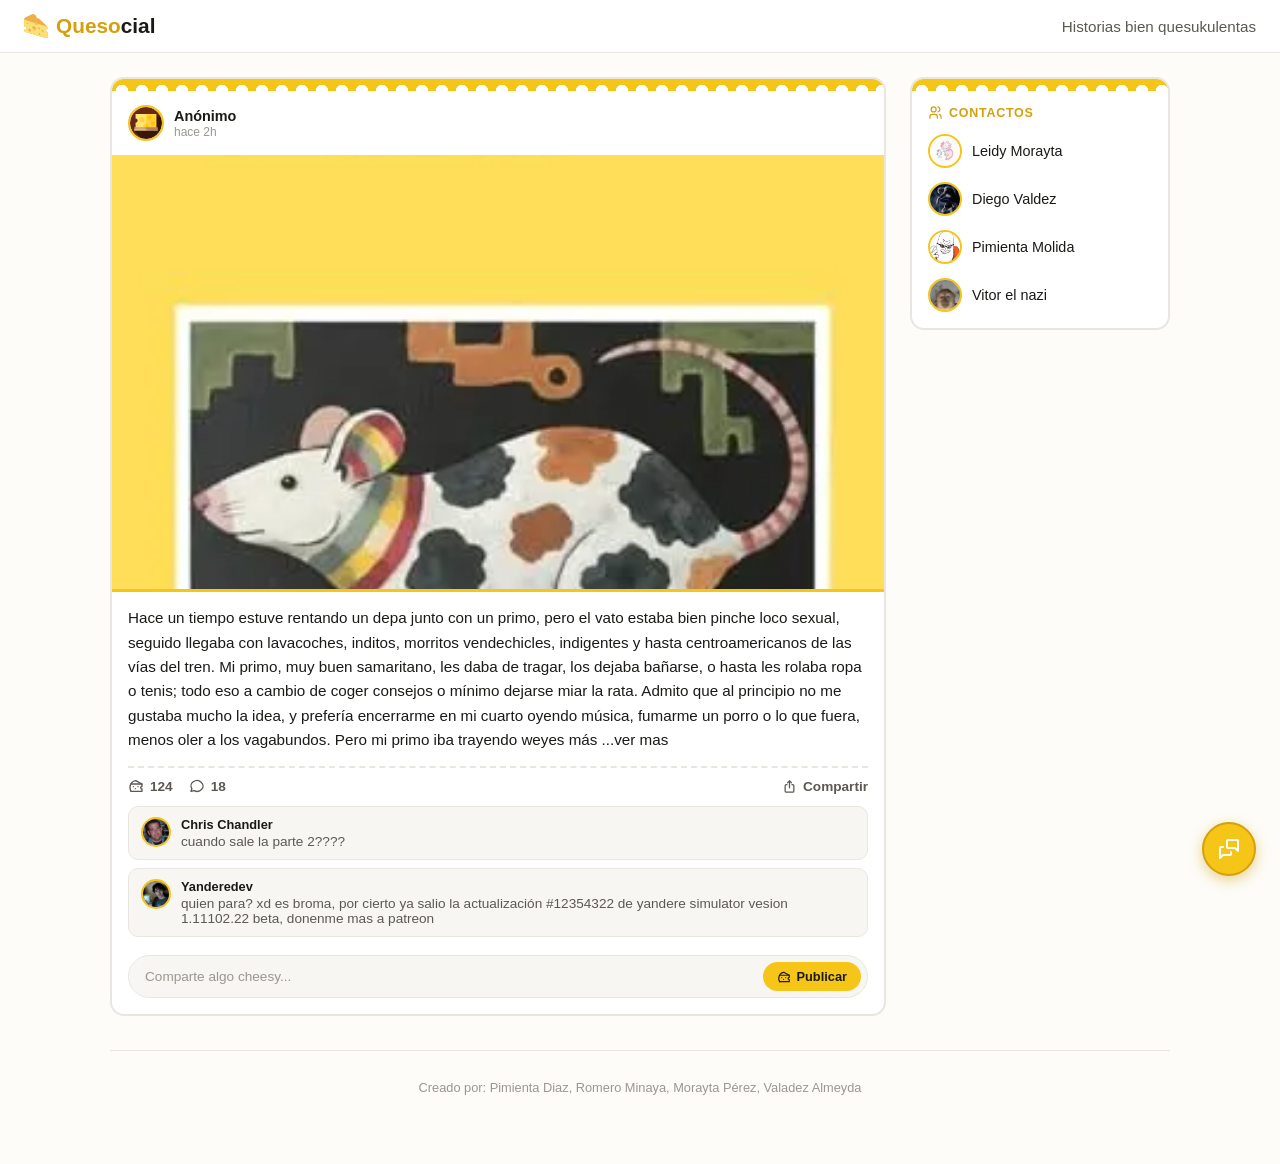
<file: index.html>
<!DOCTYPE html>
<html lang="es">
<head>
    <meta charset="UTF-8">
    <meta name="viewport" content="width=device-width, initial-scale=1.0">
    <title>Quesocial</title>
    <link rel="stylesheet" href="index.css">
</head>
<body>

    <header class="header">
        <div class="logo_mamalon">
            <a href="index.html">
                <img src="Logo.svg" alt="Logo Quesocial" class="logo-icon">
                <h1><span class="logo-queso">Queso</span><span class="logo-cial">cial</span></h1>
            </a>
        </div>
        <div class="username_header">
            <span>Historias bien quesukulentas</span>
        </div>
    </header>

    <main class="contenedor">

        <section class="feed">
            <article class="publicación">
                <div class="publi__author">
                    <img src="Sinonimo.svg" alt="Avatar Anónimo" class="avatar-default">
                    <div class="publi__author-info">
                        <span class="publi__author-name">Anónimo</span>
                        <span class="publi__author-time">hace 2h</span>
                    </div>
                </div>
                <div class="contenedor_imagen">
                    <img src="ratita.webp" alt="Ilustración de una rata estilo arte popular" class="publi__image">
                </div>

                <p class="publi__text">
                    Hace un tiempo estuve rentando un depa junto con un primo, pero el vato estaba bien pinche loco sexual, seguido llegaba con lavacoches, inditos, morritos vendechicles, indigentes y hasta centroamericanos de las vías del tren. Mi primo, muy buen samaritano, les daba de tragar, los dejaba bañarse, o hasta les rolaba ropa o tenis; todo eso a cambio de coger consejos o mínimo dejarse miar la rata.
                    Admito que al principio no me gustaba mucho la idea, y prefería encerrarme en mi cuarto oyendo música, fumarme un porro o lo que fuera, menos oler a los vagabundos. Pero mi primo iba trayendo weyes más ...ver mas
                </p>

                <div class="publi__reactions">
                    <span class="reaction">
                        <svg class="icon" width="16" height="16" viewBox="0 0 24 24" fill="none" stroke="currentColor" stroke-width="2" stroke-linecap="round" stroke-linejoin="round" aria-hidden="true"><path stroke="none" d="M0 0h24v24H0z" fill="none" /><path d="M4.519 20.008l16.481 -.008v-3.5a2 2 0 1 1 0 -4v-3.5h-16.722" /><path d="M21 9l-9.385 -4.992c-2.512 .12 -4.758 1.42 -6.327 3.425c-1.423 1.82 -2.288 4.221 -2.288 6.854c0 2.117 .56 4.085 1.519 5.721" /><path d="M15 13v.01" /><path d="M8 13v.01" /><path d="M11 16v.01" /></svg>
                        124
                    </span>
                    <span class="reaction">
                        <svg class="icon" width="16" height="16" viewBox="0 0 24 24" fill="none" stroke="currentColor" stroke-width="2" stroke-linecap="round" stroke-linejoin="round" aria-hidden="true"><path stroke="none" d="M0 0h24v24H0z" fill="none" /><path d="M3 20l1.3 -3.9c-2.324 -3.437 -1.426 -7.872 2.1 -10.374c3.526 -2.501 8.59 -2.296 11.845 .48c3.255 2.777 3.695 7.266 1.029 10.501c-2.666 3.235 -7.615 4.215 -11.574 2.293l-4.7 1" /></svg>
                        18
                    </span>
                    <span class="reaction reaction--share">
                        <svg class="icon" width="15" height="15" viewBox="0 0 24 24" fill="none" stroke="currentColor" stroke-width="2" stroke-linecap="round" stroke-linejoin="round" aria-hidden="true"><path stroke="none" d="M0 0h24v24H0z" fill="none" /><path d="M8 9h-1a2 2 0 0 0 -2 2v8a2 2 0 0 0 2 2h10a2 2 0 0 0 2 -2v-8a2 2 0 0 0 -2 -2h-1" /><path d="M12 14v-11" /><path d="M9 6l3 -3l3 3" /></svg>
                        Compartir
                    </span>
                </div>

                <div class="publi__comments">
                    <div class="comment">
                        <img src="chris.jpg" alt="Avatar de Chris Chandler" class="comment__img">
                        <div class="comment__body">
                            <span class="chat-coment">Chris Chandler</span>
                            <span class="comment__texto">cuando sale la parte 2????</span>
                        </div>
                    </div>
                    <div class="comment">
                        <img src="yanderedev.jpg" alt="Avatar de Yanderedev" class="comment__img">
                        <div class="comment__body">
                            <span class="chat-coment">Yanderedev</span>
                            <span class="comment__texto">quien para? xd es broma, por cierto ya salio la actualización #12354322 de yandere simulator vesion 1.11102.22 beta, donenme mas a patreon</span>
                        </div>
                    </div>
                </div>

                <div class="comment-form">
                    <input type="text" class="comment-form__input" placeholder="Comparte algo cheesy...">
                    <button type="button" class="comment-form__submit">
                        <svg class="icon" width="14" height="14" viewBox="0 0 24 24" fill="none" stroke="currentColor" stroke-width="2" stroke-linecap="round" stroke-linejoin="round" aria-hidden="true"><path stroke="none" d="M0 0h24v24H0z" fill="none" /><path d="M4.519 20.008l16.481 -.008v-3.5a2 2 0 1 1 0 -4v-3.5h-16.722" /><path d="M21 9l-9.385 -4.992c-2.512 .12 -4.758 1.42 -6.327 3.425c-1.423 1.82 -2.288 4.221 -2.288 6.854c0 2.117 .56 4.085 1.519 5.721" /><path d="M15 13v.01" /><path d="M8 13v.01" /><path d="M11 16v.01" /></svg>
                        Publicar
                    </button>
                </div>
            </article>
        </section>

        <aside class="sidebar">
            <h2 class="sidebar__title">
                <svg class="icon" width="15" height="15" viewBox="0 0 24 24" fill="none" stroke="currentColor" stroke-width="2" stroke-linecap="round" stroke-linejoin="round" aria-hidden="true"><path stroke="none" d="M0 0h24v24H0z" fill="none" /><path d="M5 7a4 4 0 1 0 8 0a4 4 0 1 0 -8 0" /><path d="M3 21v-2a4 4 0 0 1 4 -4h4a4 4 0 0 1 4 4v2" /><path d="M16 3.13a4 4 0 0 1 0 7.75" /><path d="M21 21v-2a4 4 0 0 0 -3 -3.85" /></svg>
                Contactos
            </h2>
            <ul class="lista_chat">
                <li class="chat-list__item">
                    <a href="Avatar.html" class="chat-list__link">
                        <img class="chat-list__avatar" src="ajolote.jpeg" alt="Avatar de Leidy">
                        <span class="chat-list__name">Leidy Morayta</span>
                    </a>
                </li>
                <li class="chat-list__item">
                    <a href="Avatar2.html" class="chat-list__link">
                        <img class="chat-list__avatar" src="joker.jpeg" alt="Avatar de Diego">
                        <span class="chat-list__name">Diego Valdez</span>
                    </a>
                </li>
                <li class="chat-list__item">
                    <a href="Avatar4.html" class="chat-list__link">
                        <img class="chat-list__avatar" src="reddit.jpeg" alt="Avatar de Angela">
                        <span class="chat-list__name">Pimienta Molida</span>
                    </a>
                </li>
                <li class="chat-list__item">
                    <a href="Avatar3.html" class="chat-list__link">
                        <img class="chat-list__avatar" src="gatito.jpeg" alt="Avatar de Victor">
                        <span class="chat-list__name">Vitor el nazi</span>
                    </a>
                </li>
            </ul>
        </aside>

        <footer class="footer">
            <p class="textito">Creado por: Pimienta Diaz, Romero Minaya, Morayta Pérez, Valadez Almeyda</p>
        </footer>

    </main>

    <button class="chat-button" aria-label="Abrir chat">
        <svg class="icon" width="24" height="24" viewBox="0 0 24 24" fill="none" stroke="#FDFCF8" stroke-width="2" stroke-linecap="round" stroke-linejoin="round" aria-hidden="true"><path stroke="none" d="M0 0h24v24H0z" fill="none" /><path d="M21 14l-3 -3h-7a1 1 0 0 1 -1 -1v-6a1 1 0 0 1 1 -1h9a1 1 0 0 1 1 1v10" /><path d="M14 15v2a1 1 0 0 1 -1 1h-7l-3 3v-10a1 1 0 0 1 1 -1h2" /></svg>
    </button>

</body>
</html>
</file>
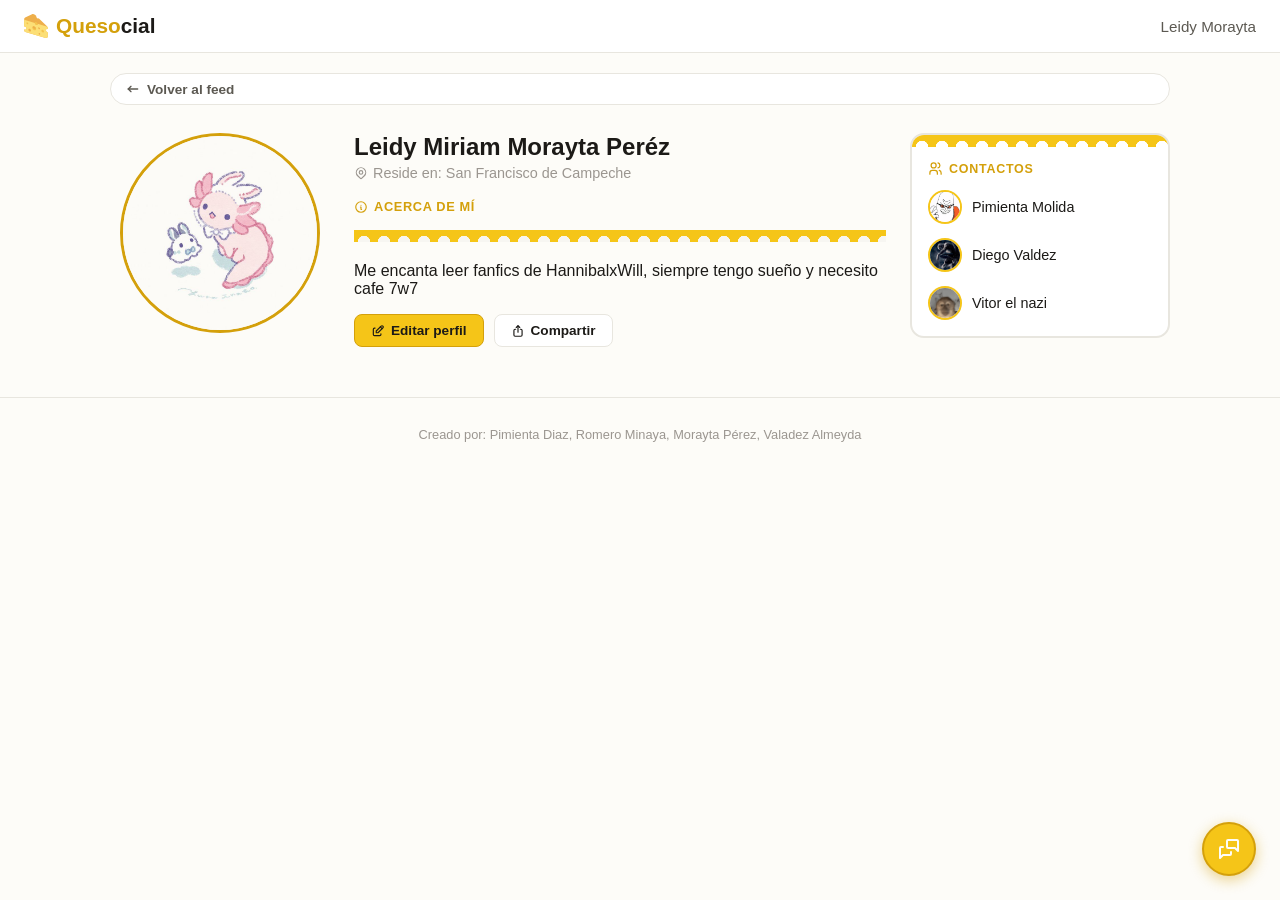
<file: Avatar.html>
<!DOCTYPE html>
<html lang="es">
<head>
    <meta charset="UTF-8">
    <meta name="viewport" content="width=device-width, initial-scale=1.0">
    <title>Perfil de Usuario</title>
    <link rel="stylesheet" href="perfil.css">
</head>
<body>

    <header class="header">
        <div class="header__logo">
            <a href="index.html" class="header__link">
                <img src="Logo.svg" alt="" class="logo-icon">
                <h1><span class="logo-queso">Queso</span><span class="logo-cial">cial</span></h1>
            </a>
        </div>
        <div class="header__user">
            <span>Leidy Morayta</span>
        </div>
    </header>

    <main class="contenedor-perfil">

        <a href="index.html" class="volver">
            <svg class="icon" width="16" height="16" viewBox="0 0 24 24" fill="none" stroke="currentColor" stroke-width="2" stroke-linecap="round" stroke-linejoin="round" aria-hidden="true"><path stroke="none" d="M0 0h24v24H0z" fill="none" /><path d="M5 12l14 0" /><path d="M5 12l4 4" /><path d="M5 12l4 -4" /></svg>
            Volver al feed
        </a>

        <section class="perfil-foto">
            <img src="ajolote.jpeg" alt="Foto de perfil" class="perfil-img">
        </section>

        <section class="perfil-info">
            <h2 class="perfil-info__nombre">Leidy Miriam Morayta Peréz</h2>
            <p class="perfil-info__ubicacion">
                <svg class="icon" width="14" height="14" viewBox="0 0 24 24" fill="none" stroke="currentColor" stroke-width="2" stroke-linecap="round" stroke-linejoin="round" aria-hidden="true"><path stroke="none" d="M0 0h24v24H0z" fill="none" /><path d="M9 11a3 3 0 1 0 6 0a3 3 0 0 0 -6 0" /><path d="M17.657 16.657l-4.243 4.243a2 2 0 0 1 -2.827 0l-4.244 -4.243a8 8 0 1 1 11.314 0" /></svg>
                Reside en: San Francisco de Campeche
            </p>

            <h3 class="perfil-info__titulo">
                <svg class="icon" width="14" height="14" viewBox="0 0 24 24" fill="none" stroke="currentColor" stroke-width="2" stroke-linecap="round" stroke-linejoin="round" aria-hidden="true"><path stroke="none" d="M0 0h24v24H0z" fill="none" /><path d="M3 12a9 9 0 1 0 18 0a9 9 0 0 0 -18 0" /><path d="M12 9h.01" /><path d="M11 12h1v4h1" /></svg>
                Acerca de mí
            </h3>
            <p class="perfil-info__bio">
                Me encanta leer fanfics de HannibalxWill, siempre tengo sueño y necesito cafe 7w7
            </p>

            <div class="perfil-actions">
                <button type="button" class="btn btn--primary">
                    <svg class="icon" width="14" height="14" viewBox="0 0 24 24" fill="none" stroke="currentColor" stroke-width="2" stroke-linecap="round" stroke-linejoin="round" aria-hidden="true"><path stroke="none" d="M0 0h24v24H0z" fill="none" /><path d="M7 7h-1a2 2 0 0 0 -2 2v9a2 2 0 0 0 2 2h9a2 2 0 0 0 2 -2v-1" /><path d="M20.385 6.585a2.1 2.1 0 0 0 -2.97 -2.97l-8.415 8.385v3h3l8.385 -8.415" /><path d="M16 5l3 3" /></svg>
                    Editar perfil
                </button>
                <button type="button" class="btn btn--ghost">
                    <svg class="icon" width="14" height="14" viewBox="0 0 24 24" fill="none" stroke="currentColor" stroke-width="2" stroke-linecap="round" stroke-linejoin="round" aria-hidden="true"><path stroke="none" d="M0 0h24v24H0z" fill="none" /><path d="M8 9h-1a2 2 0 0 0 -2 2v8a2 2 0 0 0 2 2h10a2 2 0 0 0 2 -2v-8a2 2 0 0 0 -2 -2h-1" /><path d="M12 14v-11" /><path d="M9 6l3 -3l3 3" /></svg>
                    Compartir
                </button>
            </div>
        </section>

        <aside class="sidebar">
            <h2 class="sidebar__title">
                <svg class="icon" width="15" height="15" viewBox="0 0 24 24" fill="none" stroke="currentColor" stroke-width="2" stroke-linecap="round" stroke-linejoin="round" aria-hidden="true"><path stroke="none" d="M0 0h24v24H0z" fill="none" /><path d="M5 7a4 4 0 1 0 8 0a4 4 0 1 0 -8 0" /><path d="M3 21v-2a4 4 0 0 1 4 -4h4a4 4 0 0 1 4 4v2" /><path d="M16 3.13a4 4 0 0 1 0 7.75" /><path d="M21 21v-2a4 4 0 0 0 -3 -3.85" /></svg>
                Contactos
            </h2>
            <ul class="chat-list">
                <li class="chat-list__item">
                    <a href="Avatar4.html" class="chat-list__link">
                        <img class="chat-list__avatar" src="reddit.jpeg" alt="Avatar de Angela">
                        <span class="chat-list__name">Pimienta Molida</span>
                    </a>
                </li>
                <li class="chat-list__item">
                    <a href="Avatar2.html" class="chat-list__link">
                        <img class="chat-list__avatar" src="joker.jpeg" alt="Avatar de Diego">
                        <span class="chat-list__name">Diego Valdez</span>
                    </a>
                </li>
                <li class="chat-list__item">
                    <a href="Avatar3.html" class="chat-list__link">
                        <img class="chat-list__avatar" src="gatito.jpeg" alt="Avatar de Victor">
                        <span class="chat-list__name">Vitor el nazi</span>
                    </a>
                </li>
            </ul>
        </aside>

    </main>

    <footer class="footer">
        <p class="footer__texto">Creado por: Pimienta Diaz, Romero Minaya, Morayta Pérez, Valadez Almeyda</p>
    </footer>

    <button class="chat-button" aria-label="Abrir chat">
        <svg class="icon" width="24" height="24" viewBox="0 0 24 24" fill="none" stroke="#FDFCF8" stroke-width="2" stroke-linecap="round" stroke-linejoin="round" aria-hidden="true"><path stroke="none" d="M0 0h24v24H0z" fill="none" /><path d="M21 14l-3 -3h-7a1 1 0 0 1 -1 -1v-6a1 1 0 0 1 1 -1h9a1 1 0 0 1 1 1v10" /><path d="M14 15v2a1 1 0 0 1 -1 1h-7l-3 3v-10a1 1 0 0 1 1 -1h2" /></svg>
    </button>

</body>
</html>
</file>
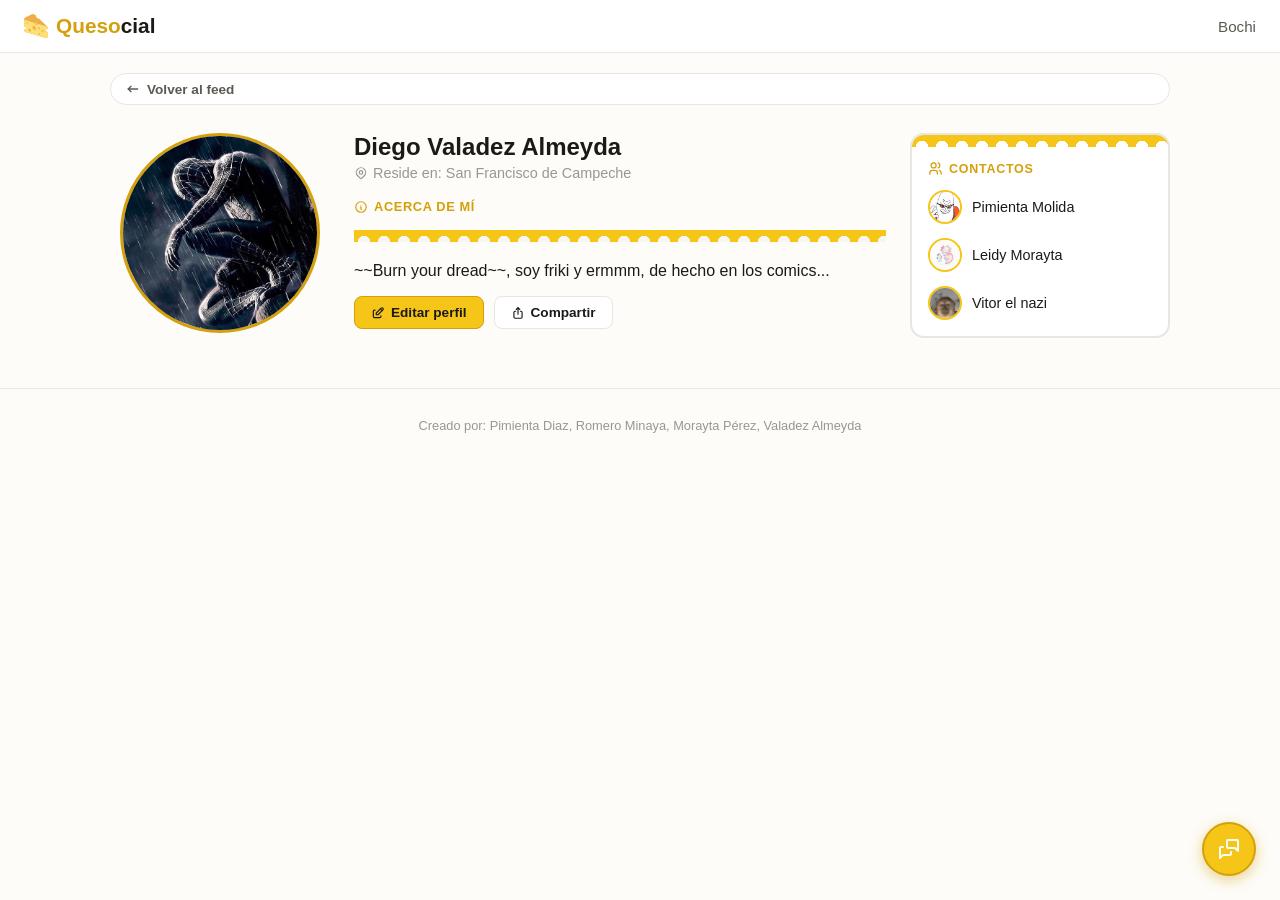
<file: Avatar2.html>
<!DOCTYPE html>
<html lang="es">
<head>
    <meta charset="UTF-8">
    <meta name="viewport" content="width=device-width, initial-scale=1.0">
    <title>Perfil de Usuario</title>
    <link rel="stylesheet" href="perfil.css">
</head>
<body>

    <header class="header">
        <div class="header__logo">
            <a href="index.html" class="header__link">
                <img src="Logo.svg" alt="" class="logo-icon">
                <h1><span class="logo-queso">Queso</span><span class="logo-cial">cial</span></h1>
            </a>
        </div>
        <div class="header__user">
            <span>Bochi</span>
        </div>
    </header>

    <main class="contenedor-perfil">

        <a href="index.html" class="volver">
            <svg class="icon" width="16" height="16" viewBox="0 0 24 24" fill="none" stroke="currentColor" stroke-width="2" stroke-linecap="round" stroke-linejoin="round" aria-hidden="true"><path stroke="none" d="M0 0h24v24H0z" fill="none" /><path d="M5 12l14 0" /><path d="M5 12l4 4" /><path d="M5 12l4 -4" /></svg>
            Volver al feed
        </a>

        <section class="perfil-foto">
            <img src="joker.jpeg" alt="Foto de perfil" class="perfil-img">
        </section>

        <section class="perfil-info">
            <h2 class="perfil-info__nombre">Diego Valadez Almeyda</h2>
            <p class="perfil-info__ubicacion">
                <svg class="icon" width="14" height="14" viewBox="0 0 24 24" fill="none" stroke="currentColor" stroke-width="2" stroke-linecap="round" stroke-linejoin="round" aria-hidden="true"><path stroke="none" d="M0 0h24v24H0z" fill="none" /><path d="M9 11a3 3 0 1 0 6 0a3 3 0 0 0 -6 0" /><path d="M17.657 16.657l-4.243 4.243a2 2 0 0 1 -2.827 0l-4.244 -4.243a8 8 0 1 1 11.314 0" /></svg>
                Reside en: San Francisco de Campeche
            </p>

            <h3 class="perfil-info__titulo">
                <svg class="icon" width="14" height="14" viewBox="0 0 24 24" fill="none" stroke="currentColor" stroke-width="2" stroke-linecap="round" stroke-linejoin="round" aria-hidden="true"><path stroke="none" d="M0 0h24v24H0z" fill="none" /><path d="M3 12a9 9 0 1 0 18 0a9 9 0 0 0 -18 0" /><path d="M12 9h.01" /><path d="M11 12h1v4h1" /></svg>
                Acerca de mí
            </h3>
            <p class="perfil-info__bio">
                ~~Burn your dread~~, soy friki y ermmm, de hecho en los comics...
            </p>

            <div class="perfil-actions">
                <button type="button" class="btn btn--primary">
                    <svg class="icon" width="14" height="14" viewBox="0 0 24 24" fill="none" stroke="currentColor" stroke-width="2" stroke-linecap="round" stroke-linejoin="round" aria-hidden="true"><path stroke="none" d="M0 0h24v24H0z" fill="none" /><path d="M7 7h-1a2 2 0 0 0 -2 2v9a2 2 0 0 0 2 2h9a2 2 0 0 0 2 -2v-1" /><path d="M20.385 6.585a2.1 2.1 0 0 0 -2.97 -2.97l-8.415 8.385v3h3l8.385 -8.415" /><path d="M16 5l3 3" /></svg>
                    Editar perfil
                </button>
                <button type="button" class="btn btn--ghost">
                    <svg class="icon" width="14" height="14" viewBox="0 0 24 24" fill="none" stroke="currentColor" stroke-width="2" stroke-linecap="round" stroke-linejoin="round" aria-hidden="true"><path stroke="none" d="M0 0h24v24H0z" fill="none" /><path d="M8 9h-1a2 2 0 0 0 -2 2v8a2 2 0 0 0 2 2h10a2 2 0 0 0 2 -2v-8a2 2 0 0 0 -2 -2h-1" /><path d="M12 14v-11" /><path d="M9 6l3 -3l3 3" /></svg>
                    Compartir
                </button>
            </div>
        </section>

        <aside class="sidebar">
            <h2 class="sidebar__title">
                <svg class="icon" width="15" height="15" viewBox="0 0 24 24" fill="none" stroke="currentColor" stroke-width="2" stroke-linecap="round" stroke-linejoin="round" aria-hidden="true"><path stroke="none" d="M0 0h24v24H0z" fill="none" /><path d="M5 7a4 4 0 1 0 8 0a4 4 0 1 0 -8 0" /><path d="M3 21v-2a4 4 0 0 1 4 -4h4a4 4 0 0 1 4 4v2" /><path d="M16 3.13a4 4 0 0 1 0 7.75" /><path d="M21 21v-2a4 4 0 0 0 -3 -3.85" /></svg>
                Contactos
            </h2>
            <ul class="chat-list">
                <li class="chat-list__item">
                    <a href="Avatar4.html" class="chat-list__link">
                        <img class="chat-list__avatar" src="reddit.jpeg" alt="Avatar de Angela">
                        <span class="chat-list__name">Pimienta Molida</span>
                    </a>
                </li>
                <li class="chat-list__item">
                    <a href="Avatar.html" class="chat-list__link">
                        <img class="chat-list__avatar" src="ajolote.jpeg" alt="Avatar de Leidy">
                        <span class="chat-list__name">Leidy Morayta</span>
                    </a>
                </li>
                <li class="chat-list__item">
                    <a href="Avatar3.html" class="chat-list__link">
                        <img class="chat-list__avatar" src="gatito.jpeg" alt="Avatar de Victor">
                        <span class="chat-list__name">Vitor el nazi</span>
                    </a>
                </li>
            </ul>
        </aside>

    </main>

    <footer class="footer">
        <p class="footer__texto">Creado por: Pimienta Diaz, Romero Minaya, Morayta Pérez, Valadez Almeyda</p>
    </footer>

    <button class="chat-button" aria-label="Abrir chat">
        <svg class="icon" width="24" height="24" viewBox="0 0 24 24" fill="none" stroke="#FDFCF8" stroke-width="2" stroke-linecap="round" stroke-linejoin="round" aria-hidden="true"><path stroke="none" d="M0 0h24v24H0z" fill="none" /><path d="M21 14l-3 -3h-7a1 1 0 0 1 -1 -1v-6a1 1 0 0 1 1 -1h9a1 1 0 0 1 1 1v10" /><path d="M14 15v2a1 1 0 0 1 -1 1h-7l-3 3v-10a1 1 0 0 1 1 -1h2" /></svg>
    </button>

</body>
</html>
</file>
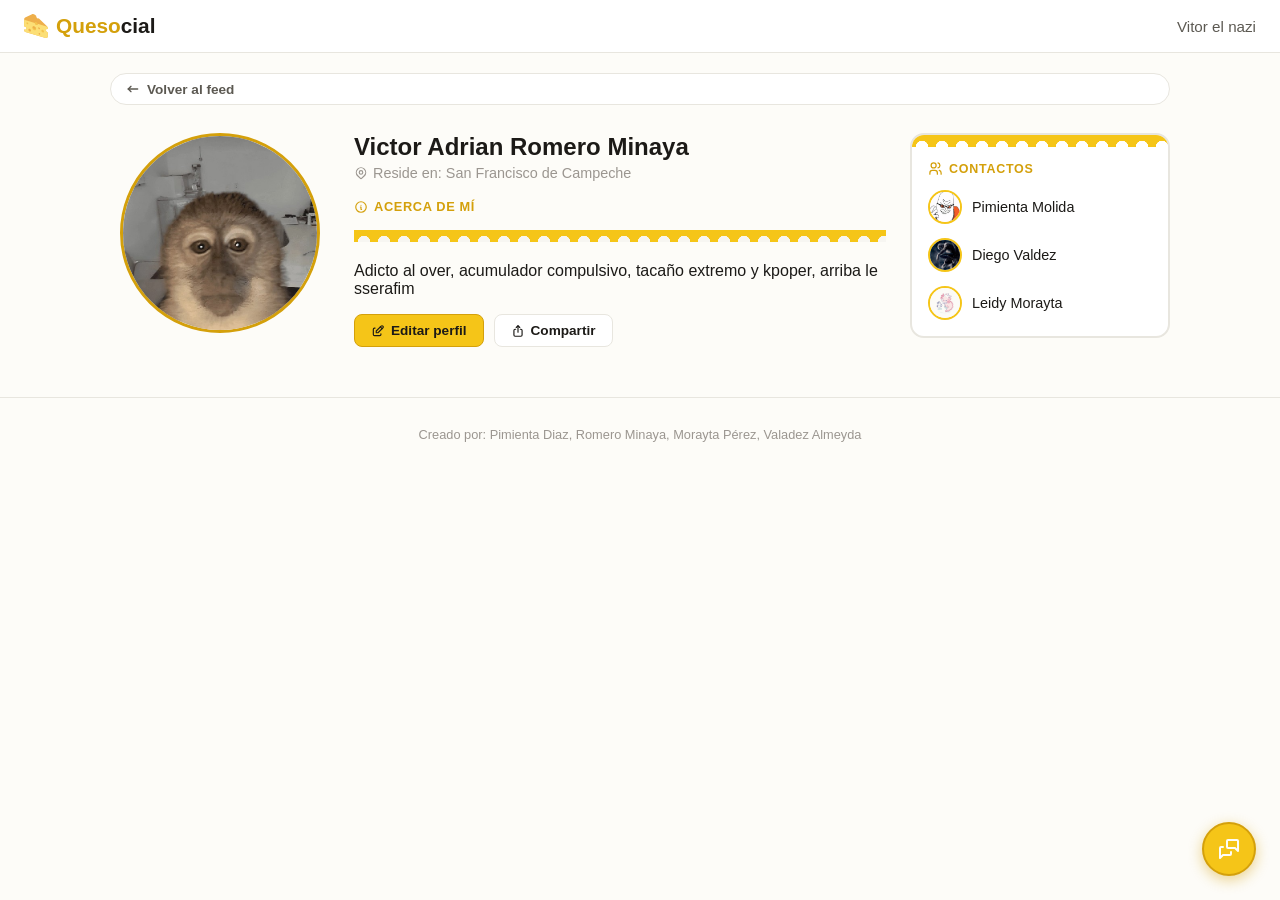
<file: Avatar3.html>
<!DOCTYPE html>
<html lang="es">
<head>
    <meta charset="UTF-8">
    <meta name="viewport" content="width=device-width, initial-scale=1.0">
    <title>Perfil de Usuario</title>
    <link rel="stylesheet" href="perfil.css">
</head>
<body>

    <header class="header">
        <div class="header__logo">
            <a href="index.html" class="header__link">
                <img src="Logo.svg" alt="" class="logo-icon">
                <h1><span class="logo-queso">Queso</span><span class="logo-cial">cial</span></h1>
            </a>
        </div>
        <div class="header__user">
            <span>Vitor el nazi</span>
        </div>
    </header>

    <main class="contenedor-perfil">

        <a href="index.html" class="volver">
            <svg class="icon" width="16" height="16" viewBox="0 0 24 24" fill="none" stroke="currentColor" stroke-width="2" stroke-linecap="round" stroke-linejoin="round" aria-hidden="true"><path stroke="none" d="M0 0h24v24H0z" fill="none" /><path d="M5 12l14 0" /><path d="M5 12l4 4" /><path d="M5 12l4 -4" /></svg>
            Volver al feed
        </a>

        <section class="perfil-foto">
            <img src="gatito.jpeg" alt="Foto de perfil" class="perfil-img">
        </section>

        <section class="perfil-info">
            <h2 class="perfil-info__nombre">Victor Adrian Romero Minaya</h2>
            <p class="perfil-info__ubicacion">
                <svg class="icon" width="14" height="14" viewBox="0 0 24 24" fill="none" stroke="currentColor" stroke-width="2" stroke-linecap="round" stroke-linejoin="round" aria-hidden="true"><path stroke="none" d="M0 0h24v24H0z" fill="none" /><path d="M9 11a3 3 0 1 0 6 0a3 3 0 0 0 -6 0" /><path d="M17.657 16.657l-4.243 4.243a2 2 0 0 1 -2.827 0l-4.244 -4.243a8 8 0 1 1 11.314 0" /></svg>
                Reside en: San Francisco de Campeche
            </p>

            <h3 class="perfil-info__titulo">
                <svg class="icon" width="14" height="14" viewBox="0 0 24 24" fill="none" stroke="currentColor" stroke-width="2" stroke-linecap="round" stroke-linejoin="round" aria-hidden="true"><path stroke="none" d="M0 0h24v24H0z" fill="none" /><path d="M3 12a9 9 0 1 0 18 0a9 9 0 0 0 -18 0" /><path d="M12 9h.01" /><path d="M11 12h1v4h1" /></svg>
                Acerca de mí
            </h3>
            <p class="perfil-info__bio">
                Adicto al over, acumulador compulsivo, tacaño extremo y kpoper, arriba le sserafim
            </p>

            <div class="perfil-actions">
                <button type="button" class="btn btn--primary">
                    <svg class="icon" width="14" height="14" viewBox="0 0 24 24" fill="none" stroke="currentColor" stroke-width="2" stroke-linecap="round" stroke-linejoin="round" aria-hidden="true"><path stroke="none" d="M0 0h24v24H0z" fill="none" /><path d="M7 7h-1a2 2 0 0 0 -2 2v9a2 2 0 0 0 2 2h9a2 2 0 0 0 2 -2v-1" /><path d="M20.385 6.585a2.1 2.1 0 0 0 -2.97 -2.97l-8.415 8.385v3h3l8.385 -8.415" /><path d="M16 5l3 3" /></svg>
                    Editar perfil
                </button>
                <button type="button" class="btn btn--ghost">
                    <svg class="icon" width="14" height="14" viewBox="0 0 24 24" fill="none" stroke="currentColor" stroke-width="2" stroke-linecap="round" stroke-linejoin="round" aria-hidden="true"><path stroke="none" d="M0 0h24v24H0z" fill="none" /><path d="M8 9h-1a2 2 0 0 0 -2 2v8a2 2 0 0 0 2 2h10a2 2 0 0 0 2 -2v-8a2 2 0 0 0 -2 -2h-1" /><path d="M12 14v-11" /><path d="M9 6l3 -3l3 3" /></svg>
                    Compartir
                </button>
            </div>
        </section>

        <aside class="sidebar">
            <h2 class="sidebar__title">
                <svg class="icon" width="15" height="15" viewBox="0 0 24 24" fill="none" stroke="currentColor" stroke-width="2" stroke-linecap="round" stroke-linejoin="round" aria-hidden="true"><path stroke="none" d="M0 0h24v24H0z" fill="none" /><path d="M5 7a4 4 0 1 0 8 0a4 4 0 1 0 -8 0" /><path d="M3 21v-2a4 4 0 0 1 4 -4h4a4 4 0 0 1 4 4v2" /><path d="M16 3.13a4 4 0 0 1 0 7.75" /><path d="M21 21v-2a4 4 0 0 0 -3 -3.85" /></svg>
                Contactos
            </h2>
            <ul class="chat-list">
                <li class="chat-list__item">
                    <a href="Avatar4.html" class="chat-list__link">
                        <img class="chat-list__avatar" src="reddit.jpeg" alt="Avatar de Angela">
                        <span class="chat-list__name">Pimienta Molida</span>
                    </a>
                </li>
                <li class="chat-list__item">
                    <a href="Avatar2.html" class="chat-list__link">
                        <img class="chat-list__avatar" src="joker.jpeg" alt="Avatar de Diego">
                        <span class="chat-list__name">Diego Valdez</span>
                    </a>
                </li>
                <li class="chat-list__item">
                    <a href="Avatar.html" class="chat-list__link">
                        <img class="chat-list__avatar" src="ajolote.jpeg" alt="Avatar de Leidy">
                        <span class="chat-list__name">Leidy Morayta</span>
                    </a>
                </li>
            </ul>
        </aside>

    </main>

    <footer class="footer">
        <p class="footer__texto">Creado por: Pimienta Diaz, Romero Minaya, Morayta Pérez, Valadez Almeyda</p>
    </footer>

    <button class="chat-button" aria-label="Abrir chat">
        <svg class="icon" width="24" height="24" viewBox="0 0 24 24" fill="none" stroke="#FDFCF8" stroke-width="2" stroke-linecap="round" stroke-linejoin="round" aria-hidden="true"><path stroke="none" d="M0 0h24v24H0z" fill="none" /><path d="M21 14l-3 -3h-7a1 1 0 0 1 -1 -1v-6a1 1 0 0 1 1 -1h9a1 1 0 0 1 1 1v10" /><path d="M14 15v2a1 1 0 0 1 -1 1h-7l-3 3v-10a1 1 0 0 1 1 -1h2" /></svg>
    </button>

</body>
</html>
</file>
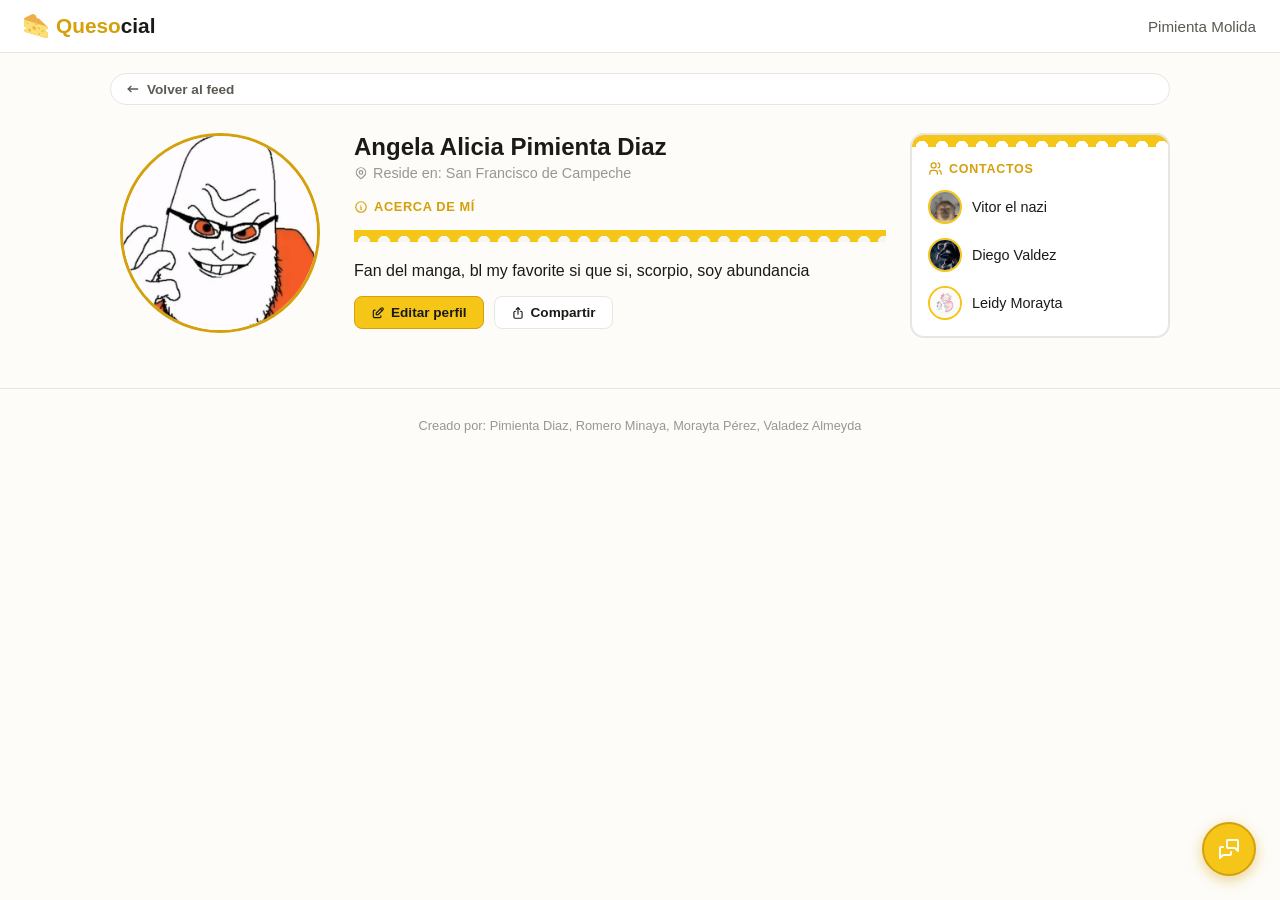
<file: Avatar4.html>
<!DOCTYPE html>
<html lang="es">
<head>
    <meta charset="UTF-8">
    <meta name="viewport" content="width=device-width, initial-scale=1.0">
    <title>Perfil de Usuario</title>
    <link rel="stylesheet" href="perfil.css">
</head>
<body>

    <header class="header">
        <div class="header__logo">
            <a href="index.html" class="header__link">
                <img src="Logo.svg" alt="" class="logo-icon">
                <h1><span class="logo-queso">Queso</span><span class="logo-cial">cial</span></h1>
            </a>
        </div>
        <div class="header__user">
            <span>Pimienta Molida</span>
        </div>
    </header>

    <main class="contenedor-perfil">

        <a href="index.html" class="volver">
            <svg class="icon" width="16" height="16" viewBox="0 0 24 24" fill="none" stroke="currentColor" stroke-width="2" stroke-linecap="round" stroke-linejoin="round" aria-hidden="true"><path stroke="none" d="M0 0h24v24H0z" fill="none" /><path d="M5 12l14 0" /><path d="M5 12l4 4" /><path d="M5 12l4 -4" /></svg>
            Volver al feed
        </a>

        <section class="perfil-foto">
            <img src="reddit.jpeg" alt="Foto de perfil" class="perfil-img">
        </section>

        <section class="perfil-info">
            <h2 class="perfil-info__nombre">Angela Alicia Pimienta Diaz</h2>
            <p class="perfil-info__ubicacion">
                <svg class="icon" width="14" height="14" viewBox="0 0 24 24" fill="none" stroke="currentColor" stroke-width="2" stroke-linecap="round" stroke-linejoin="round" aria-hidden="true"><path stroke="none" d="M0 0h24v24H0z" fill="none" /><path d="M9 11a3 3 0 1 0 6 0a3 3 0 0 0 -6 0" /><path d="M17.657 16.657l-4.243 4.243a2 2 0 0 1 -2.827 0l-4.244 -4.243a8 8 0 1 1 11.314 0" /></svg>
                Reside en: San Francisco de Campeche
            </p>

            <h3 class="perfil-info__titulo">
                <svg class="icon" width="14" height="14" viewBox="0 0 24 24" fill="none" stroke="currentColor" stroke-width="2" stroke-linecap="round" stroke-linejoin="round" aria-hidden="true"><path stroke="none" d="M0 0h24v24H0z" fill="none" /><path d="M3 12a9 9 0 1 0 18 0a9 9 0 0 0 -18 0" /><path d="M12 9h.01" /><path d="M11 12h1v4h1" /></svg>
                Acerca de mí
            </h3>
            <p class="perfil-info__bio">
                Fan del manga, bl my favorite si que si, scorpio, soy abundancia
            </p>

            <div class="perfil-actions">
                <button type="button" class="btn btn--primary">
                    <svg class="icon" width="14" height="14" viewBox="0 0 24 24" fill="none" stroke="currentColor" stroke-width="2" stroke-linecap="round" stroke-linejoin="round" aria-hidden="true"><path stroke="none" d="M0 0h24v24H0z" fill="none" /><path d="M7 7h-1a2 2 0 0 0 -2 2v9a2 2 0 0 0 2 2h9a2 2 0 0 0 2 -2v-1" /><path d="M20.385 6.585a2.1 2.1 0 0 0 -2.97 -2.97l-8.415 8.385v3h3l8.385 -8.415" /><path d="M16 5l3 3" /></svg>
                    Editar perfil
                </button>
                <button type="button" class="btn btn--ghost">
                    <svg class="icon" width="14" height="14" viewBox="0 0 24 24" fill="none" stroke="currentColor" stroke-width="2" stroke-linecap="round" stroke-linejoin="round" aria-hidden="true"><path stroke="none" d="M0 0h24v24H0z" fill="none" /><path d="M8 9h-1a2 2 0 0 0 -2 2v8a2 2 0 0 0 2 2h10a2 2 0 0 0 2 -2v-8a2 2 0 0 0 -2 -2h-1" /><path d="M12 14v-11" /><path d="M9 6l3 -3l3 3" /></svg>
                    Compartir
                </button>
            </div>
        </section>

        <aside class="sidebar">
            <h2 class="sidebar__title">
                <svg class="icon" width="15" height="15" viewBox="0 0 24 24" fill="none" stroke="currentColor" stroke-width="2" stroke-linecap="round" stroke-linejoin="round" aria-hidden="true"><path stroke="none" d="M0 0h24v24H0z" fill="none" /><path d="M5 7a4 4 0 1 0 8 0a4 4 0 1 0 -8 0" /><path d="M3 21v-2a4 4 0 0 1 4 -4h4a4 4 0 0 1 4 4v2" /><path d="M16 3.13a4 4 0 0 1 0 7.75" /><path d="M21 21v-2a4 4 0 0 0 -3 -3.85" /></svg>
                Contactos
            </h2>
            <ul class="chat-list">
                <li class="chat-list__item">
                    <a href="Avatar3.html" class="chat-list__link">
                        <img class="chat-list__avatar" src="gatito.jpeg" alt="Avatar de Victor">
                        <span class="chat-list__name">Vitor el nazi</span>
                    </a>
                </li>
                <li class="chat-list__item">
                    <a href="Avatar2.html" class="chat-list__link">
                        <img class="chat-list__avatar" src="joker.jpeg" alt="Avatar de Diego">
                        <span class="chat-list__name">Diego Valdez</span>
                    </a>
                </li>
                <li class="chat-list__item">
                    <a href="Avatar.html" class="chat-list__link">
                        <img class="chat-list__avatar" src="ajolote.jpeg" alt="Avatar de Leidy">
                        <span class="chat-list__name">Leidy Morayta</span>
                    </a>
                </li>
            </ul>
        </aside>

    </main>

    <footer class="footer">
        <p class="footer__texto">Creado por: Pimienta Diaz, Romero Minaya, Morayta Pérez, Valadez Almeyda</p>
    </footer>

    <button class="chat-button" aria-label="Abrir chat">
        <svg class="icon" width="24" height="24" viewBox="0 0 24 24" fill="none" stroke="#FDFCF8" stroke-width="2" stroke-linecap="round" stroke-linejoin="round" aria-hidden="true"><path stroke="none" d="M0 0h24v24H0z" fill="none" /><path d="M21 14l-3 -3h-7a1 1 0 0 1 -1 -1v-6a1 1 0 0 1 1 -1h9a1 1 0 0 1 1 1v10" /><path d="M14 15v2a1 1 0 0 1 -1 1h-7l-3 3v-10a1 1 0 0 1 1 -1h2" /></svg>
    </button>

</body>
</html>
</file>
<file: index.css>
/* index.html */

* {
    box-sizing: border-box;
}

body {
    margin: 0;
    font-family: 'Segoe UI', Arial, sans-serif;
    background-color: #FDFCF8;
    color: #1C1A17;
}

.icon {
    flex-shrink: 0;
}

.header {
    display: flex;
    align-items: center;
    justify-content: space-between;
    flex-wrap: wrap;
    gap: 10px;
    padding: 14px 24px;
    background-color: #FFFFFF;
    border-bottom: 1px solid #E8E6DF;
    position: sticky;
    top: 0;
    z-index: 10;
}

.logo_mamalon a {
    display: flex;
    align-items: center;
    gap: 8px;
    text-decoration: none;
}

.logo_mamalon h1 {
    margin: 0;
    font-size: 1.3rem;
    font-weight: 800;
}

.logo-icon {
    width: 24px;
    height: auto;
    flex-shrink: 0;
}

.logo-queso {
    color: #D4A00B;
}

.logo-cial {
    color: #1C1A17;
}

.username_header {
    font-size: .95rem;
    color: #5C5952;
    font-weight: 500;
}

.contenedor {
    display: flex;
    flex-wrap: wrap;
    gap: 24px;
    max-width: 1100px;
    margin: 0 auto;
    padding: 24px 20px 40px;
    align-items: flex-start;
}

.feed {
    display: flex;
    flex-direction: column;
    gap: 20px;
    flex: 1;
    min-width: 0;
}

.publicación {
    position: relative;
    background-color: #FFFFFF;
    border: 2px solid #E8E6DF;
    border-radius: 14px;
    overflow: hidden;
}

    .publicación::before,
    .sidebar::before {
        content: "";
        display: block;
        height: 12px;
        background-image: radial-gradient(circle at 10px 12px, transparent 6px, #F5C518 6.5px);
        background-size: 20px 12px;
        background-repeat: repeat-x;
    }

.sidebar::before {
    margin: -16px -16px 14px;
}

.publi__author {
    display: flex;
    align-items: center;
    gap: 10px;
    padding: 14px 16px 14px;
}

.avatar-default {
    display: inline-flex;
    align-items: center;
    justify-content: center;
    width: 36px;
    height: 36px;
    border-radius: 50%;
    background-color: #F7F6F2;
    border: 2px solid #F5C518;
    flex-shrink: 0;
    object-fit: cover;
}

.publi__author-info {
    display: flex;
    flex-direction: column;
    line-height: 1.25;
}

.publi__author-name {
    font-weight: 700;
    font-size: .9rem;
    color: #1C1A17;
}

.publi__author-time {
    font-size: .75rem;
    color: #9B9690;
}

.contenedor_imagen {
    width: 100%;
    padding-top: 56.25%;
    position: relative;
    overflow: hidden;
    background-color: #F7F6F2;
    border-bottom: 3px solid #F5C518;
}

.publi__image {
    position: absolute;
    top: 0;
    left: 0;
    width: 100%;
    height: 100%;
    object-fit: cover;
    display: block;
}

.publi__text {
    margin: 14px 16px;
    line-height: 1.6;
    color: #1C1A17;
    font-size: .95rem;
}

.publi__reactions {
    display: flex;
    align-items: center;
    gap: 16px;
    margin: 0 16px 12px;
    padding-top: 10px;
    border-top: 2px dashed #E8E6DF;
}

.reaction {
    display: flex;
    align-items: center;
    gap: 6px;
    font-size: .85rem;
    font-weight: 600;
    color: #5C5952;
}

    .reaction:hover {
        color: #D4A00B;
    }

.reaction--share {
    margin-left: auto;
    cursor: pointer;
}

    .reaction--share:hover {
        color: #D4A00B;
    }

.publi__comments {
    display: flex;
    flex-direction: column;
    gap: 8px;
    padding: 0 16px 16px;
}

.comment {
    display: flex;
    align-items: flex-start;
    gap: 10px;
    padding: 10px 12px;
    background-color: #F7F6F2;
    border: 1px solid #E8E6DF;
    border-radius: 10px;
    font-size: .85rem;
}

.comment__img {
    width: 30px;
    height: 30px;
    border-radius: 50%;
    object-fit: cover;
    border: 2px solid #F5C518;
    flex-shrink: 0;
    box-shadow: inset 5px -6px 0 -4px #F7F6F2, inset -6px 5px 0 -4px #F7F6F2;
}

.comment__body {
    display: flex;
    flex-direction: column;
    gap: 2px;
}

.chat-coment {
    font-weight: 700;
    font-size: .8rem;
    color: #1C1A17;
}

.comment__texto {
    color: #5C5952;
}

.comment-form {
    display: flex;
    align-items: center;
    gap: 10px;
    margin: 2px 16px 16px;
    padding: 6px 6px 6px 14px;
    background-color: #F7F6F2;
    border: 1px solid #E8E6DF;
    border-radius: 24px;
}

.comment-form__input {
    flex: 1;
    min-width: 0;
    border: none;
    background: transparent;
    font-size: .85rem;
    font-family: inherit;
    color: #1C1A17;
    outline: none;
}

    .comment-form__input::placeholder {
        color: #9B9690;
    }

.comment-form__submit {
    display: flex;
    align-items: center;
    gap: 6px;
    border: none;
    background-color: #F5C518;
    color: #1C1A17;
    font-weight: 700;
    font-size: .8rem;
    font-family: inherit;
    padding: 7px 14px;
    border-radius: 18px;
    cursor: pointer;
}

.sidebar {
    position: relative;
    background-color: #FFFFFF;
    border: 2px solid #E8E6DF;
    border-radius: 14px;
    overflow: hidden;
    padding: 16px;
    height: fit-content;
    width: 260px; 
}

    .sidebar > .sidebar__title {
        margin-top: 6px;
    }

.sidebar__title {
    display: flex;
    align-items: center;
    gap: 6px;
    margin: 0 0 14px;
    font-size: .78rem;
    font-weight: 700;
    letter-spacing: .06em;
    text-transform: uppercase;
    color: #D4A00B;
}

.lista_chat {
    list-style: none;
    margin: 0;
    padding: 0;
    display: flex;
    flex-direction: column;
    gap: 14px;
}

.chat-list__link {
    display: flex;
    align-items: center;
    gap: 10px;
    text-decoration: none;
    color: #1C1A17;
}

img.chat-list__avatar {
    width: 34px;
    height: 34px;
    border-radius: 50%;
    object-fit: cover;
    border: 2px solid #F5C518;
    box-shadow: inset 5px -6px 0 -4px #FFFFFF, inset -6px 5px 0 -4px #FFFFFF;
}

div.chat-list__avatar {
    display: none;
}

.chat-list__name {
    font-size: .9rem;
    font-weight: 500;
}

.chat-button {
    position: fixed;
    bottom: 24px;
    right: 24px;
    width: 54px;
    height: 54px;
    border-radius: 50%;
    background-color: #F5C518;
    border: 2px solid #D4A00B;
    cursor: pointer;
    box-shadow: 0 4px 14px rgba(212, 160, 11, .45);
    display: flex;
    align-items: center;
    justify-content: center;
    padding: 0;
    z-index: 20;
}

.footer {
    width: 100%;
    text-align: center;
    padding: 16px;
    margin-top: 10px;
    border-top: 1px solid #E8E6DF;
    font-size: .8rem;
    color: #9B9690;
    order: 99;
}

@media (max-width: 1000px) {
    .sidebar {
        width: 220px;
    }
}

@media (max-width: 760px) {
    .contenedor {
        flex-direction: column;
    }

    .sidebar {
        width: 100%;
        order: 2;
    }

    .feed {
        width: 100%;
    }
}

@media (max-width: 560px) {
    .header {
        padding: 12px 16px;
    }

    .contenedor {
        padding: 16px 12px 32px;
    }
}
</file>
<file: perfil.css>
/* perfiles (Avatar.html, Avatar2.html, Avatar3.html, Avatar4.html) */

* {
    box-sizing: border-box;
}

body {
    margin: 0;
    font-family: 'Segoe UI', Arial, sans-serif;
    background-color: #FDFCF8;
    color: #1C1A17;
}

.icon {
    flex-shrink: 0;
}

.header {
    display: flex;
    align-items: center;
    justify-content: space-between;
    flex-wrap: wrap;
    gap: 10px;
    padding: 14px 24px;
    background-color: #FFFFFF;
    border-bottom: 1px solid #E8E6DF;
    position: sticky;
    top: 0;
    z-index: 10;
}

.header__logo,
.header__link {
    display: flex;
    align-items: center;
    gap: 8px;
    text-decoration: none;
}

    .header__link h1 {
        margin: 0;
        font-size: 1.3rem;
        font-weight: 800;
    }

.logo-icon {
    width: 24px;
    height: auto;
    flex-shrink: 0;
}

.logo-queso {
    color: #D4A00B;
}

.logo-cial {
    color: #1C1A17;
}

.header__user {
    font-size: .95rem;
    color: #5C5952;
    font-weight: 500;
}

.volver {
    width: 100%; 
    display: inline-flex;
    align-items: center;
    gap: 6px;
    margin-bottom: 4px;
    padding: 7px 14px;
    border-radius: 20px;
    border: 1px solid #E8E6DF;
    background-color: #FFFFFF;
    color: #5C5952;
    font-size: .85rem;
    font-weight: 600;
    text-decoration: none;
}

    .volver:hover {
        border-color: #D4A00B;
        color: #1C1A17;
    }

.contenedor-perfil {
    display: flex;
    flex-wrap: wrap;
    gap: 24px;
    max-width: 1100px;
    margin: 0 auto;
    padding: 20px 20px 40px;
    align-items: flex-start;
}

.perfil-foto {
    width: 220px;
    display: flex;
    justify-content: center;
}

.perfil-img {
    display: block;
    width: 100%;
    max-width: 200px;
    height: 200px;
    object-fit: cover;
    border-radius: 50%;
    border: 3px solid #D4A00B;
    background-color: #F7F6F2;
    box-shadow: inset 10px -14px 0 -6px #FDFCF8, inset -16px 10px 0 -7px #FDFCF8, inset 6px 20px 0 -9px #FDFCF8, inset -8px -18px 0 -10px #FDFCF8;
}

.perfil-info {
    flex: 1;
    min-width: 0;
}

.perfil-info__nombre {
    margin: 0 0 4px;
    font-size: 1.5rem;
    font-weight: 800;
}

.perfil-info__ubicacion {
    display: flex;
    align-items: center;
    gap: 5px;
    margin: 0 0 18px;
    font-size: .9rem;
    color: #9B9690;
}

.perfil-info__titulo {
    display: flex;
    align-items: center;
    gap: 6px;
    margin: 0 0 8px;
    font-size: .8rem;
    font-weight: 700;
    letter-spacing: .05em;
    text-transform: uppercase;
    color: #D4A00B;
}

.perfil-info__bio::before {
    content: "";
    display: block;
    height: 12px;
    background-image: radial-gradient(circle at 10px 12px, transparent 6px, #F5C518 6.5px);
    background-size: 20px 12px;
    background-repeat: repeat-x;
    background-color: #F7F6F2;
    margin: 12px 0 20px !important;
}

.perfil-info__bio::before {
    margin: -14px -16px 10px;
}

.perfil-actions {
    display: flex;
    gap: 10px;
    margin-top: 16px;
}

.btn {
    display: flex;
    align-items: center;
    gap: 6px;
    font-family: inherit;
    font-size: .85rem;
    font-weight: 600;
    padding: 8px 16px;
    border-radius: 8px;
    cursor: pointer;
}

.btn--primary {
    background-color: #F5C518;
    border: 1px solid #D4A00B;
    color: #1C1A17;
}

.btn--ghost {
    background-color: #FFFFFF;
    border: 1px solid #E8E6DF;
    color: #1C1A17;
}

.sidebar {
    position: relative;
    background-color: #FFFFFF;
    border: 2px solid #E8E6DF;
    border-radius: 14px;
    overflow: hidden;
    padding: 16px;
    height: fit-content;
    width: 260px;
}

    .sidebar::before {
        content: "";
        display: block;
        height: 12px;
        margin: -16px -16px 14px;
        background-image: radial-gradient(circle at 10px 12px, transparent 6px, #F5C518 6.5px);
        background-size: 20px 12px;
        background-repeat: repeat-x;
    }

.sidebar__title {
    display: flex;
    align-items: center;
    gap: 6px;
    margin: 0 0 14px;
    font-size: .78rem;
    font-weight: 700;
    letter-spacing: .06em;
    text-transform: uppercase;
    color: #D4A00B;
}

.chat-list {
    list-style: none;
    margin: 0;
    padding: 0;
    display: flex;
    flex-direction: column;
    gap: 14px;
}

.chat-list__link {
    display: flex;
    align-items: center;
    gap: 10px;
    text-decoration: none;
    color: #1C1A17;
}

.chat-list__avatar {
    width: 34px;
    height: 34px;
    border-radius: 50%;
    object-fit: cover;
    border: 2px solid #F5C518;
    box-shadow: inset 5px -6px 0 -4px #FFFFFF, inset -6px 5px 0 -4px #FFFFFF;
}

.chat-list__name {
    font-size: .9rem;
    font-weight: 500;
}

.chat-button {
    position: fixed;
    bottom: 24px;
    right: 24px;
    width: 54px;
    height: 54px;
    border-radius: 50%;
    background-color: #F5C518;
    border: 2px solid #D4A00B;
    cursor: pointer;
    box-shadow: 0 4px 14px rgba(212, 160, 11, .45);
    display: flex;
    align-items: center;
    justify-content: center;
    padding: 0;
    z-index: 20;
}

.footer {
    width: 100%;
    text-align: center;
    padding: 16px;
    margin-top: 10px;
    border-top: 1px solid #E8E6DF;
    font-size: .8rem;
    color: #9B9690;
    order: 99;
}

@media (max-width: 1000px) {
    .perfil-foto {
        width: 180px;
    }

    .sidebar {
        width: 220px;
    }
}

@media (max-width: 760px) {
    .contenedor-perfil {
        flex-direction: column;
        align-items: center;
    }

    .volver {
        align-self: flex-start;
    }

    .perfil-foto {
        width: 100%;
        order: 1;
    }

    .perfil-info {
        width: 100%;
        max-width: 480px;
        order: 2;
        text-align: left;
    }

    .sidebar {
        width: 100%;
        max-width: 480px;
        order: 3;
        display: none;
    }

    .perfil-info__ubicacion,
    .perfil-info__titulo {
        justify-content: center;
    }

    .perfil-actions {
        justify-content: center;
    }
}

@media (max-width: 560px) {
    .contenedor-perfil {
        padding: 16px 16px 32px;
    }

    .perfil-info__ubicacion,
    .perfil-info__titulo,
    .perfil-actions {
        justify-content: flex-start;
    }

    .perfil-info__bio {
        text-align: left;
    }
}
</file>
